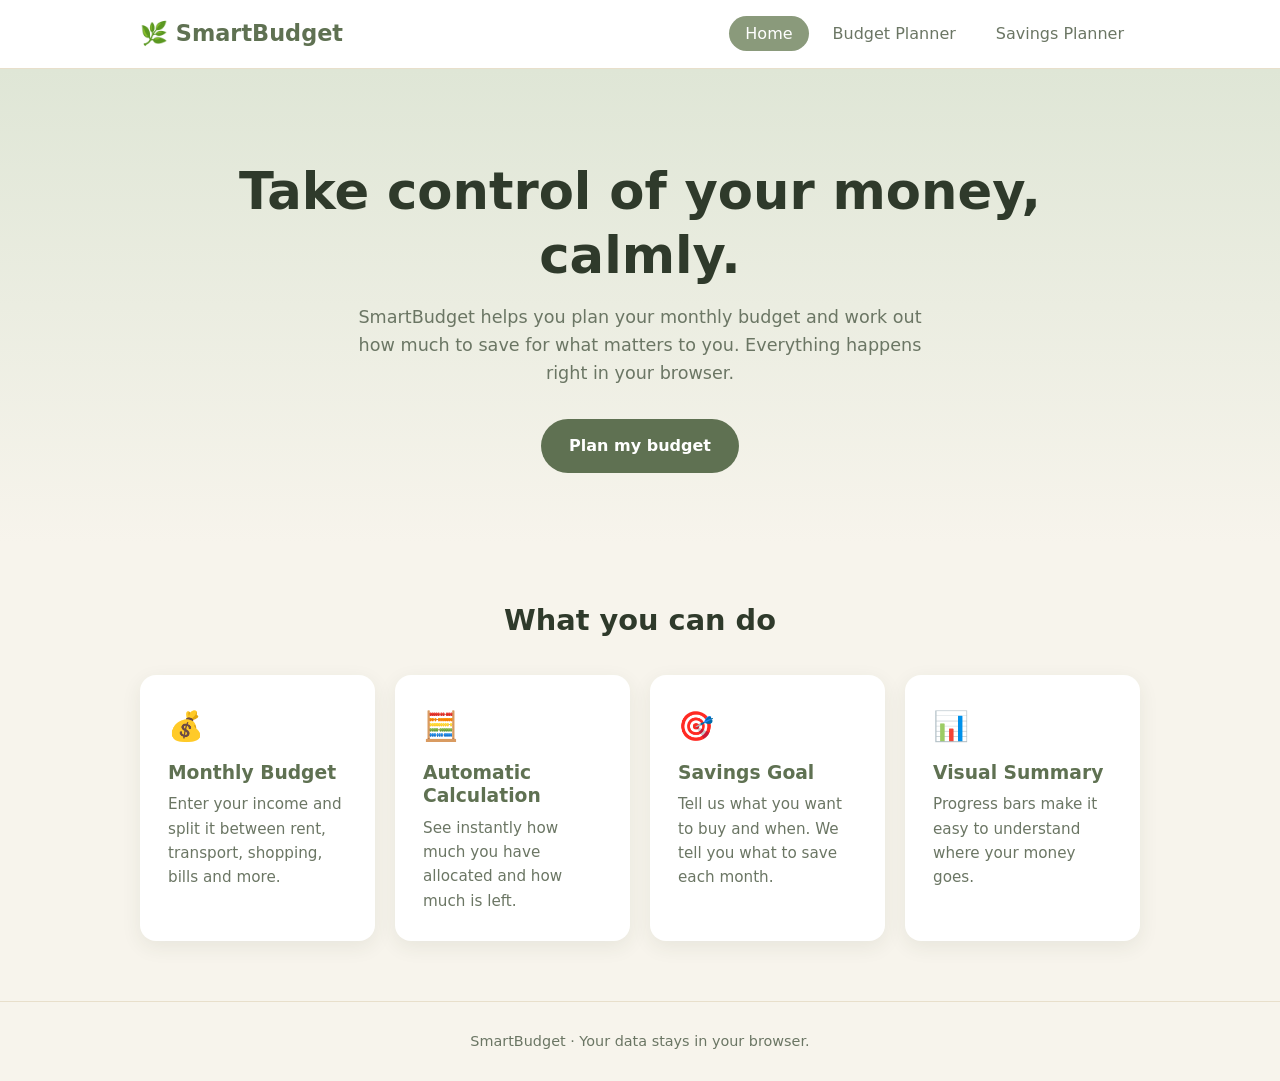
<file: index.html>
<!DOCTYPE html>
<html lang="en">
    <head>
        <meta charset="UTF-8">
        <meta name="Viewport" content="width=device-width, initial-scale=1.0">
        <title>SmartBudget -Plan your budget, reach your goals</title>
        <link rel="stylesheet" href="Style.css">
    </head>

    <body>
       <header class="site-header">
    <div class="container nav">
      <a href="index.html" class="logo">🌿 SmartBudget</a>
      <ul class="nav-links">
        <li><a href="index.html" class="active">Home</a></li>
        <li><a href="budget.html">Budget Planner</a></li>
        <li><a href="savings.html">Savings Planner</a></li>
      </ul>
    </div>
  </header>

  <main>
    <section class="hero">
      <div class="container">
        <h1>Take control of your money, calmly.</h1>
        <p>
          SmartBudget helps you plan your monthly budget and work out how much
          to save for what matters to you. Everything happens right in your browser.
        </p>
        <a href="budget.html" class="btn">Plan my budget</a>
      </div>
    </section>

    <section class="section">
      <div class="container">
        <h2 class="section-title">What you can do</h2>
        <div class="features">
          <div class="card">
            <div class="icon">💰</div>
            <h3>Monthly Budget</h3>
            <p>Enter your income and split it between rent, transport, shopping, bills and more.</p>
          </div>
          <div class="card">
            <div class="icon">🧮</div>
            <h3>Automatic Calculation</h3>
            <p>See instantly how much you have allocated and how much is left.</p>
          </div>
          <div class="card">
            <div class="icon">🎯</div>
            <h3>Savings Goal</h3>
            <p>Tell us what you want to buy and when. We tell you what to save each month.</p>
          </div>
          <div class="card">
            <div class="icon">📊</div>
            <h3>Visual Summary</h3>
            <p>Progress bars make it easy to understand where your money goes.</p>
          </div>
        </div>
      </div>
    </section>
  </main>

  <footer class="site-footer">
    <div class="container">
      <p>SmartBudget · Your data stays in your browser.</p>
    </div>
  </footer> 
  
    </body>
</html>
</file>
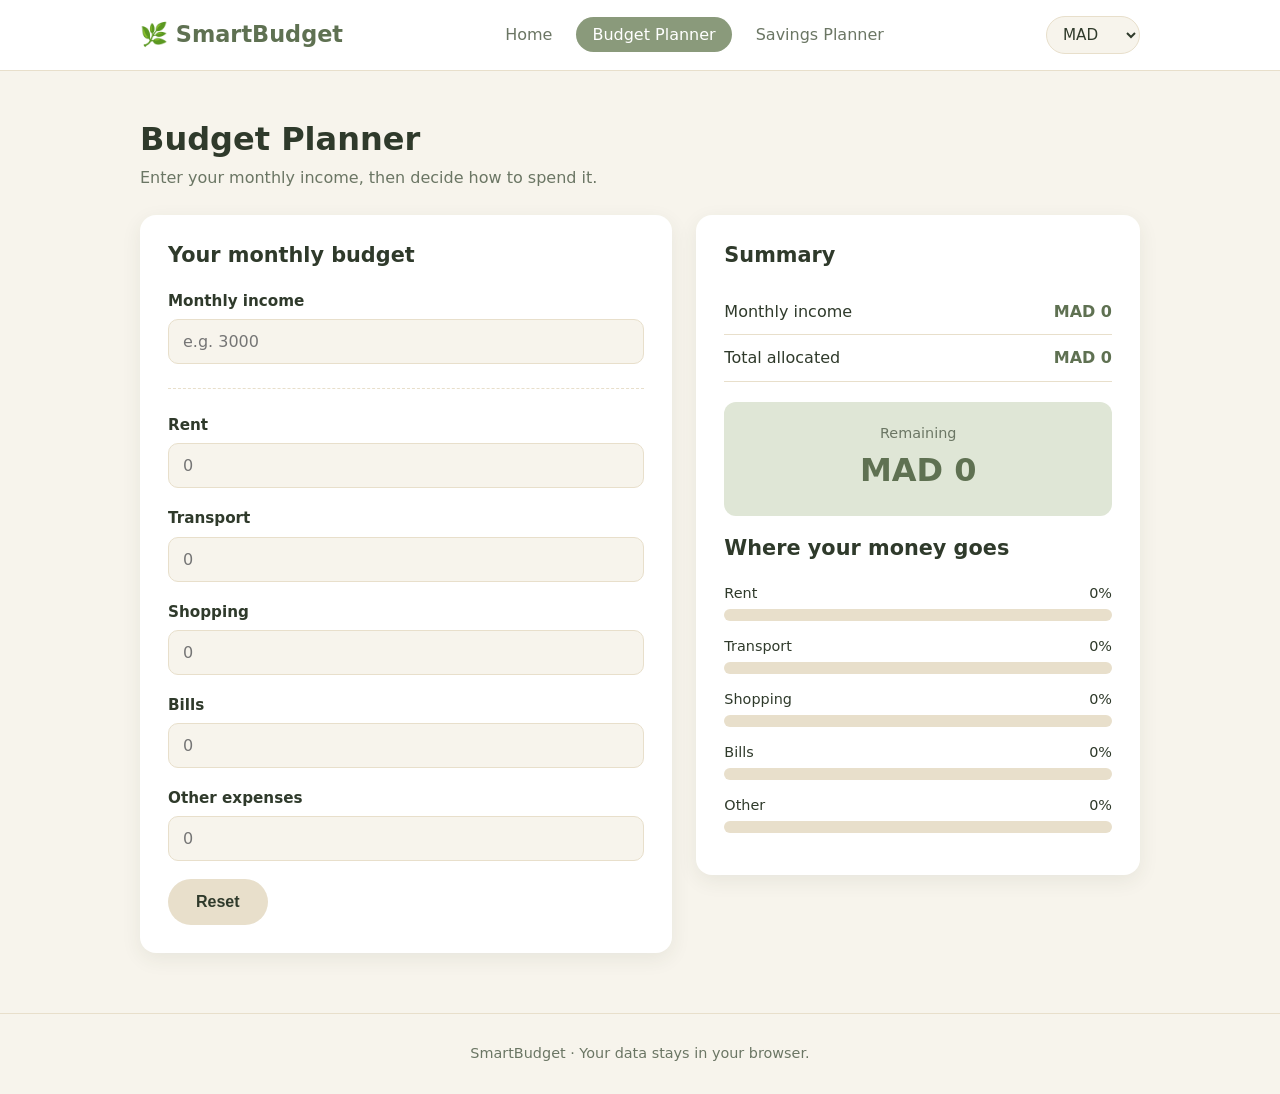
<file: budget.html>
<!DOCTYPE html>
<html lang="en">
<head>
  <meta charset="UTF-8">
  <meta name="viewport" content="width=device-width, initial-scale=1.0">
  <title>Budget Planner - SmartBudget</title>
  <link rel="stylesheet" href="Style.css">
</head>
<body>

  <header class="site-header">
    <div class="container nav">
      <a href="index.html" class="logo">🌿 SmartBudget</a>
      <ul class="nav-links">
        <li><a href="index.html">Home</a></li>
        <li><a href="budget.html" class="active">Budget Planner</a></li>
        <li><a href="savings.html">Savings Planner</a></li>
      </ul>
      <select id="currency" class="currency-select" aria-label="Currency">
        <option value="MAD">MAD</option>
        <option value="EUR">€ EUR</option>
        <option value="USD">$ USD</option>
        <option value="GBP">£ GBP</option>
        <option value="CAD">$ CAD</option>
      </select>
    </div>
  </header>

  <main class="container">
    <div class="page-head">
      <h1>Budget Planner</h1>
      <p>Enter your monthly income, then decide how to spend it.</p>
    </div>

    <div class="planner">

      <!-- Colonne gauche : le formulaire -->
      <form class="card form-card" id="budget-form">
        <h2>Your monthly budget</h2>

        <div class="form-group">
          <label for="income">Monthly income</label>
          <input type="number" id="income" min="0" placeholder="e.g. 3000">
        </div>

        <hr class="divider">

        <div class="form-group">
          <label for="rent">Rent</label>
          <input type="number" id="rent" class="expense" min="0" placeholder="0">
        </div>

        <div class="form-group">
          <label for="transport">Transport</label>
          <input type="number" id="transport" class="expense" min="0" placeholder="0">
        </div>

        <div class="form-group">
          <label for="shopping">Shopping</label>
          <input type="number" id="shopping" class="expense" min="0" placeholder="0">
        </div>

        <div class="form-group">
          <label for="bills">Bills</label>
          <input type="number" id="bills" class="expense" min="0" placeholder="0">
        </div>

        <div class="form-group">
          <label for="other">Other expenses</label>
          <input type="number" id="other" class="expense" min="0" placeholder="0">
        </div>
        <div class="form-actions">
          <button type="button" class="btn btn-secondary" id="reset-btn">Reset</button>
        </div>
      </form>

      <!-- Colonne droite : le résumé (les valeurs seront remplies par JavaScript) -->
      <aside class="card result-card">
        <h2>Summary</h2>

        <div class="result-line">
          <span>Monthly income</span>
          <strong id="summary-income">0</strong>
        </div>
        <div class="result-line">
          <span>Total allocated</span>
          <strong id="summary-total">0</strong>
        </div>

        <div class="big-result">
          <div class="label">Remaining</div>
          <div class="amount" id="summary-remaining">0</div>
        </div>

        <div class="message" id="budget-message" hidden></div>

        <h2>Where your money goes</h2>

        <div class="progress-item">
          <div class="progress-label"><span>Rent</span><span id="pct-rent">0%</span></div>
          <div class="bar"><div class="bar-fill" id="bar-rent"></div></div>
        </div>
        <div class="progress-item">
          <div class="progress-label"><span>Transport</span><span id="pct-transport">0%</span></div>
          <div class="bar"><div class="bar-fill" id="bar-transport"></div></div>
        </div>
        <div class="progress-item">
          <div class="progress-label"><span>Shopping</span><span id="pct-shopping">0%</span></div>
          <div class="bar"><div class="bar-fill" id="bar-shopping"></div></div>
        </div>
        <div class="progress-item">
          <div class="progress-label"><span>Bills</span><span id="pct-bills">0%</span></div>
          <div class="bar"><div class="bar-fill" id="bar-bills"></div></div>
        </div>
        <div class="progress-item">
          <div class="progress-label"><span>Other</span><span id="pct-other">0%</span></div>
          <div class="bar"><div class="bar-fill" id="bar-other"></div></div>
        </div>
      </aside>

    </div>
  </main>

  <footer class="site-footer">
    <div class="container">
      <p>SmartBudget · Your data stays in your browser.</p>
    </div>
  </footer>
  <script src="currency.js"></script>
   <script src="storage.js"></script>
<script src="budget.js"></script>
</body>
</html>
</file>
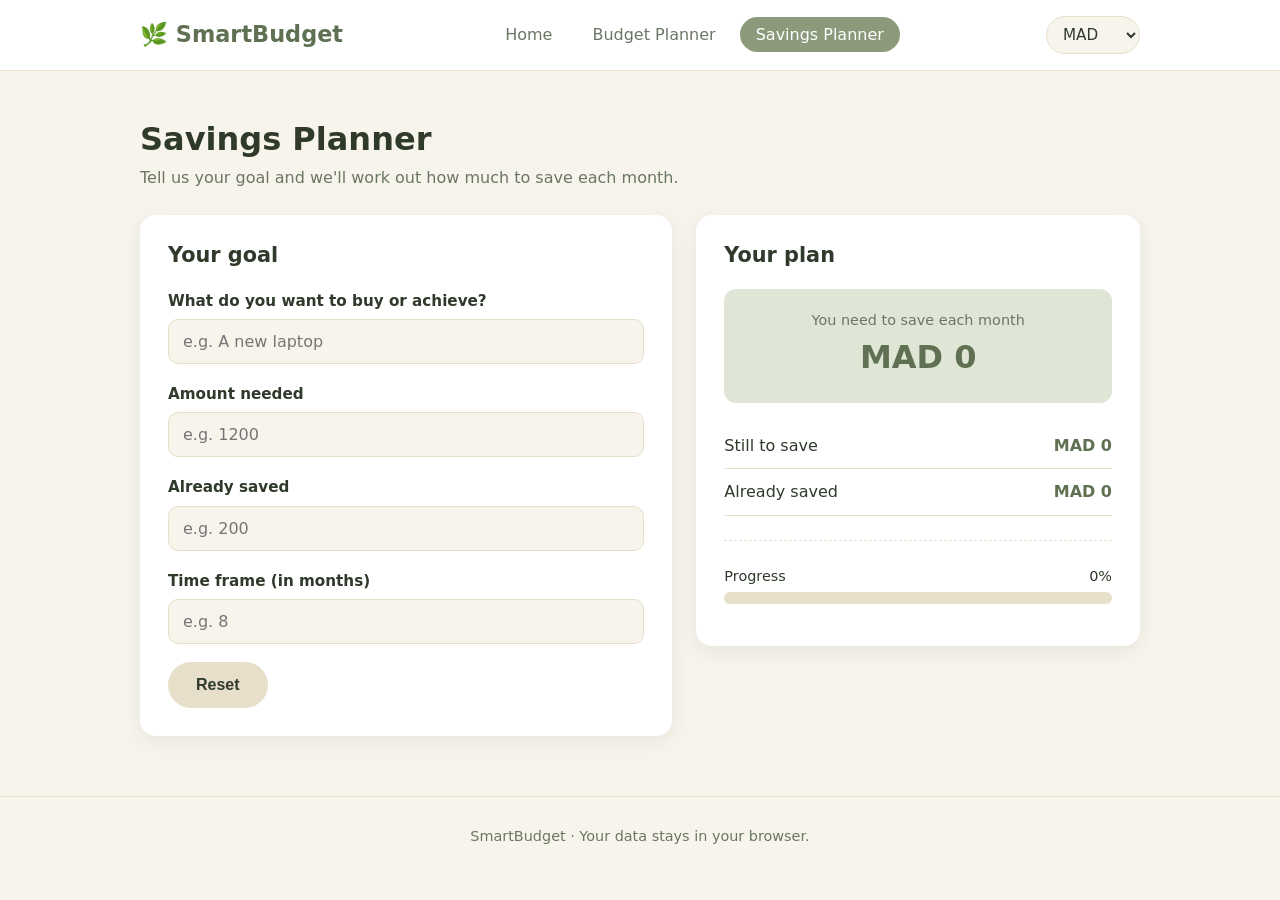
<file: savings.html>
<!DOCTYPE html>
<html lang="en">
<head>
  <meta charset="UTF-8">
  <meta name="viewport" content="width=device-width, initial-scale=1.0">
  <title>Savings Planner - SmartBudget</title>
  <link rel="stylesheet" href="Style.css">
</head>
<body>

  <header class="site-header">
    <div class="container nav">
      <a href="index.html" class="logo">🌿 SmartBudget</a>
      <ul class="nav-links">
        <li><a href="index.html">Home</a></li>
        <li><a href="budget.html">Budget Planner</a></li>
        <li><a href="savings.html" class="active">Savings Planner</a></li>
      </ul>
      <select id="currency" class="currency-select" aria-label="Currency">
        <option value="MAD">MAD</option>
        <option value="EUR">€ EUR</option>
        <option value="USD">$ USD</option>
        <option value="GBP">£ GBP</option>
        <option value="CAD">$ CAD</option>
      </select>
    </div>
  </header>

  <main class="container">
    <div class="page-head">
      <h1>Savings Planner</h1>
      <p>Tell us your goal and we'll work out how much to save each month.</p>
    </div>

    <div class="planner">

      <!-- Colonne gauche : le formulaire -->
      <form class="card form-card" id="savings-form">
        <h2>Your goal</h2>

        <div class="form-group">
          <label for="goal-name">What do you want to buy or achieve?</label>
          <input type="text" id="goal-name" placeholder="e.g. A new laptop">
        </div>

        <div class="form-group">
          <label for="goal-amount">Amount needed</label>
          <input type="number" id="goal-amount" min="0" placeholder="e.g. 1200">
        </div>

        <div class="form-group">
          <label for="goal-saved">Already saved</label>
          <input type="number" id="goal-saved" min="0" placeholder="e.g. 200">
        </div>

        <div class="form-group">
          <label for="goal-months">Time frame (in months)</label>
          <input type="number" id="goal-months" min="1" placeholder="e.g. 8">
        </div>
           <div class="form-actions">
          <button type="button" class="btn btn-secondary" id="reset-btn">Reset</button>
        </div>
      </form>

      <!-- Colonne droite : le résultat (rempli par JavaScript plus tard) -->
      <aside class="card result-card">
        <h2 id="goal-title">Your plan</h2>

        <div class="big-result">
          <div class="label">You need to save each month</div>
          <div class="amount" id="monthly-saving">0</div>
        </div>
        <div class="message" id="savings-message" hidden></div>
        <div class="result-line">
          <span>Still to save</span>
          <strong id="remaining-amount">0</strong>
        </div>
        <div class="result-line">
          <span>Already saved</span>
          <strong id="saved-amount">0</strong>
        </div>

        <hr class="divider">

        <div class="progress-item">
          <div class="progress-label"><span>Progress</span><span id="goal-pct">0%</span></div>
          <div class="bar"><div class="bar-fill" id="goal-bar"></div></div>
        </div>
      </aside>

    </div>
  </main>

  <footer class="site-footer">
    <div class="container">
      <p>SmartBudget · Your data stays in your browser.</p>
    </div>
  </footer>
  <script src="currency.js"></script>
   <script src="storage.js"></script>
<script src="savings.js"></script>
</body>
</html>
</file>
<file: Style.css>
/* =========================================================
   SmartBudget - feuille de style commune
   Palette : vert sauge, blanc cassé, beige
   ========================================================= */

/* 1. Variables : on définit les couleurs une seule fois
      et on les réutilise partout avec var(--nom) */
:root {
  --sage: #8a9a7b;
  --sage-dark: #5f7152;
  --sage-light: #dfe6d6;
  --offwhite: #f7f4ec;
  --beige: #e8dfcb;
  --text: #2f3a2b;
  --text-soft: #6b7664;
  --white: #ffffff;
  --radius: 16px;
  --shadow: 0 6px 20px rgba(47, 58, 43, 0.08);
}

/* 2. Réglages de base */
* {
  box-sizing: border-box;
  margin: 0;
  padding: 0;
}

body {
  font-family: "Segoe UI", system-ui, -apple-system, sans-serif;
  background: var(--offwhite);
  color: var(--text);
  line-height: 1.6;
}

h1, h2, h3 {
  line-height: 1.25;
}

a {
  color: inherit;
  text-decoration: none;
}

/* 3. Conteneur centré, réutilisé dans toutes les pages */
.container {
  width: min(1000px, 92%);
  margin: 0 auto;
}

/* 4. En-tête et navigation */
.site-header {
  background: var(--white);
  border-bottom: 1px solid var(--beige);
  position: sticky;
  top: 0;
  z-index: 10;
}

.nav {
  display: flex;
  justify-content: space-between;
  align-items: center;
  padding: 16px 0;
  flex-wrap: wrap;
  gap: 12px;
}

.logo {
  font-size: 1.4rem;
  font-weight: 700;
  color: var(--sage-dark);
}

.nav-links {
  display: flex;
  gap: 8px;
  list-style: none;
}

.nav-links a {
  padding: 8px 16px;
  border-radius: 999px;
  color: var(--text-soft);
  font-weight: 500;
  transition: background 0.2s, color 0.2s;
}

.nav-links a:hover {
  background: var(--sage-light);
  color: var(--text);
}

/* La page courante est mise en évidence avec la classe "active" */
.nav-links a.active {
  background: var(--sage);
  color: var(--white);
}

/* 5. Boutons */
.btn {
  display: inline-block;
  padding: 14px 28px;
  border: none;
  border-radius: 999px;
  background: var(--sage-dark);
  color: var(--white);
  font-size: 1rem;
  font-weight: 600;
  cursor: pointer;
  transition: transform 0.15s, background 0.2s;
}

.btn:hover {
  background: var(--sage);
  transform: translateY(-2px);
}

.btn-secondary {
  background: var(--beige);
  color: var(--text);
}

.btn-secondary:hover {
  background: var(--sage-light);
}

/* 6. Page d'accueil : section "hero" */
.hero {
  text-align: center;
  padding: 90px 0 70px;
  background: linear-gradient(180deg, var(--sage-light), var(--offwhite));
}

.hero h1 {
  font-size: clamp(2rem, 5vw, 3.2rem);
  margin-bottom: 16px;
}

.hero p {
  max-width: 600px;
  margin: 0 auto 32px;
  color: var(--text-soft);
  font-size: 1.1rem;
}

/* 7. Cartes de fonctionnalités */
.section {
  padding: 60px 0;
}

.section-title {
  text-align: center;
  margin-bottom: 36px;
  font-size: 1.8rem;
}

.features {
  display: grid;
  grid-template-columns: repeat(auto-fit, minmax(210px, 1fr));
  gap: 20px;
}

.card {
  background: var(--white);
  border-radius: var(--radius);
  padding: 28px;
  box-shadow: var(--shadow);
}

.card h3 {
  margin-bottom: 8px;
  color: var(--sage-dark);
}

.card p {
  color: var(--text-soft);
  font-size: 0.95rem;
}

.card .icon {
  font-size: 1.8rem;
  margin-bottom: 12px;
}

/* 8. Pages Planner : titre + deux colonnes (formulaire / résultats) */
.page-head {
  padding: 48px 0 24px;
}

.page-head h1 {
  font-size: 2rem;
  margin-bottom: 6px;
}

.page-head p {
  color: var(--text-soft);
}

.planner {
  display: grid;
  grid-template-columns: 1.2fr 1fr;
  gap: 24px;
  padding-bottom: 60px;
  align-items: start;
}

/* Sur petit écran, les deux colonnes passent l'une sous l'autre */
@media (max-width: 760px) {
  .planner {
    grid-template-columns: 1fr;
  }
}

/* 9. Formulaires */
.form-group {
  margin-bottom: 18px;
}

label {
  display: block;
  font-weight: 600;
  margin-bottom: 6px;
  font-size: 0.95rem;
}

input[type="number"],
input[type="text"],
input[type="date"] {
  width: 100%;
  padding: 12px 14px;
  border: 1.5px solid var(--beige);
  border-radius: 10px;
  background: var(--offwhite);
  font-size: 1rem;
  color: var(--text);
  font-family: inherit;
}

input:focus {
  outline: none;
  border-color: var(--sage);
  background: var(--white);
}

.form-card h2,
.result-card h2 {
  margin-bottom: 20px;
  font-size: 1.3rem;
}

.divider {
  border: none;
  border-top: 1px dashed var(--beige);
  margin: 24px 0;
}

/* 10. Résumé des résultats */
.result-line {
  display: flex;
  justify-content: space-between;
  padding: 10px 0;
  border-bottom: 1px solid var(--beige);
}

.result-line:last-of-type {
  border-bottom: none;
}

.result-line strong {
  color: var(--sage-dark);
}

.big-result {
  background: var(--sage-light);
  border-radius: 12px;
  padding: 20px;
  text-align: center;
  margin: 20px 0;
}

.big-result .label {
  font-size: 0.9rem;
  color: var(--text-soft);
}

.big-result .amount {
  font-size: 2rem;
  font-weight: 700;
  color: var(--sage-dark);
}

/* 11. Barres de progression
      .bar = le fond, .bar-fill = la partie remplie.
      Plus tard, JavaScript changera la largeur (width) de .bar-fill. */
.progress-item {
  margin-bottom: 14px;
}

.progress-label {
  display: flex;
  justify-content: space-between;
  font-size: 0.9rem;
  margin-bottom: 4px;
}

.bar {
  height: 12px;
  background: var(--beige);
  border-radius: 999px;
  overflow: hidden;
}

.bar-fill {
  height: 100%;
  width: 0%;
  background: var(--sage);
  border-radius: 999px;
  transition: width 0.4s ease;
}

/* 12. Pied de page */
.site-footer {
  text-align: center;
  padding: 28px 0;
  color: var(--text-soft);
  font-size: 0.9rem;
  border-top: 1px solid var(--beige);
}

/* =========================================================
   13. Mobile improvements
   ========================================================= */

@media (max-width: 600px) {

  /* Menu: logo on top, links centered below and sharing the width */
  .nav {
    justify-content: center;
    text-align: center;
  }

  .nav-links {
    width: 100%;
    justify-content: center;
    gap: 4px;
  }

  .nav-links a {
    padding: 8px 12px;
    font-size: 0.9rem;
  }

  /* Hero: less empty space, full-width button */
  .hero {
    padding: 56px 0 44px;
  }

  .hero .btn {
    width: 100%;
  }

  /* Less space between sections */
  .section {
    padding: 40px 0;
  }

  .page-head {
    padding: 32px 0 16px;
  }

  .page-head h1 {
    font-size: 1.6rem;
  }

  /* Cards: smaller inner padding to leave more room for content */
  .card {
    padding: 20px;
  }

  /* Smaller big numbers so they never overflow */
  .big-result .amount {
    font-size: 1.6rem;
  }

  /* Inputs: 16px stops iPhones from zooming in when you tap a field */
  input[type="number"],
  input[type="text"],
  input[type="date"] {
    font-size: 16px;
  }

  /* Results lines: allow wrapping if a label is long */
  .result-line {
    gap: 12px;
  }
}

/* Prevent any accidental sideways scrolling */
body {
  overflow-x: hidden;
}

/* 14. Currency selector */
.currency-select {
  padding: 8px 12px;
  border: 1.5px solid var(--beige);
  border-radius: 999px;
  background: var(--offwhite);
  color: var(--text);
  font-family: inherit;
  font-size: 0.95rem;
  cursor: pointer;
}

.currency-select:focus {
  outline: none;
  border-color: var(--sage);
}

/* 15. Form actions (Reset button) */
.form-actions {
  margin-top: 8px;
}

/* 16. Messages (warnings, tips, success) */
.message {
  padding: 12px 16px;
  border-radius: 10px;
  margin-bottom: 20px;
  font-size: 0.95rem;
  border-left: 4px solid;
}

/* Needed so the "hidden" attribute still works with our styles */
.message[hidden] {
  display: none;
}

.message-warning {
  background: #f8e6e2;
  border-color: #b5483a;
  color: #7a2f24;
}

.message-success {
  background: var(--sage-light);
  border-color: var(--sage-dark);
  color: var(--text);
}

.message-info {
  background: var(--beige);
  border-color: var(--sage);
  color: var(--text);
}
</file>
